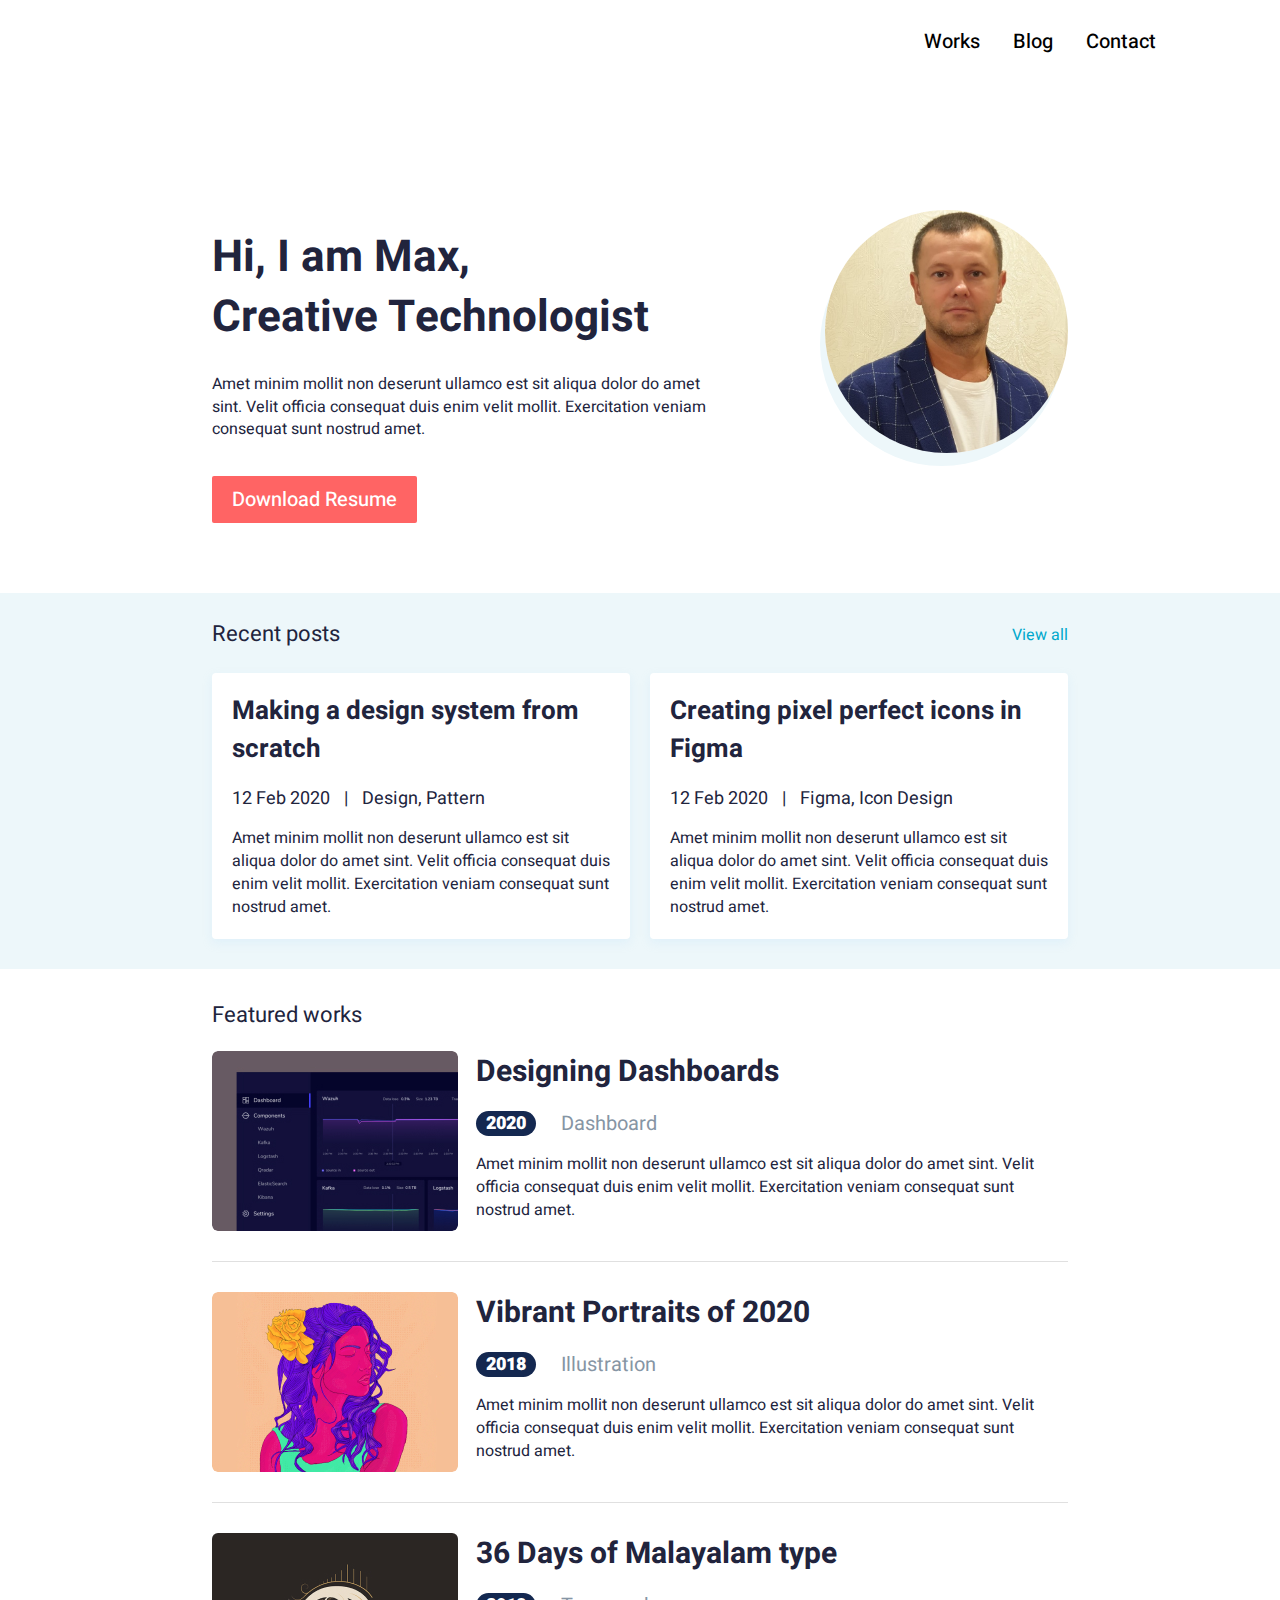
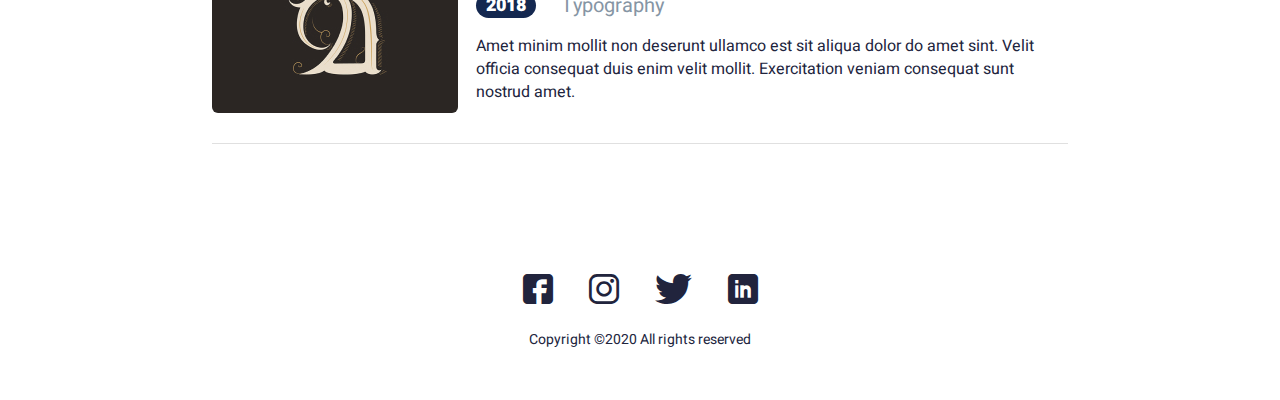
<file: index.html>
<!DOCTYPE html>
<html lang="en">
<head>
	<meta charset="UTF-8">
	<meta http-equiv="X-UA-Compatible" content="IE=edge">
	<meta name="viewport" content="width=device-width, initial-scale=1.0">
	<title>HomePage</title>
	<link rel="stylesheet" href="./style/style.css">
</head>
<body>
	<div class="wrapper">
		<header>
			<div class="header">
				<div class="header__content">
					<div class="header__menu menu">
						<div class="menu__icon icon-menu">
							<span></span>
							<span></span>
							<span></span>
						</div>
						<nav class="menu__body">
							<ul class="menu__list">
								<li><a href="./works/index.html" class="menu__link">Works</a></li>
								<li><a href="./blog/index.html" class="menu__link">Blog</a></li>
								<li><a href="./index.html" class="menu__link">Contact</a></li>
							</ul>
						</nav>
					</div>
				</div>
			</div>
		</header>
		<main>
			<div class="page">
				<section class="hello">
					<div class="hello__container container">
						<div class="hello__content">
							<h1 class="hello__title title">Hi, I am Max, <br> Creative Technologist</h1>
							<div class="hello__text text">
								Amet minim mollit non deserunt ullamco est sit aliqua dolor do amet sint. Velit officia consequat duis enim velit mollit. Exercitation veniam consequat sunt nostrud amet.
							</div>
							<a href="/" class="hello__btn btn">Download Resume</a>
						</div>
						<div class="hello__avatar">
							<picture>
								<img src="./img/avatar.jpg" alt="avatar">
							</picture>
						</div>
					</div>
				</section>
				<section class="recent-posts">
					<div class="recent-posts__container container">
						<div class="recent-posts__header">
							<div class="recent-posts__title title-posts">
								Recent posts
							</div>
							<a href="/" class="recent-posts__view-all">View all</a>
						</div>
						<div class="recent-posts__items">
							<div class="recent-posts__column">
								<article class="recent-posts__item recent-post">
									<a href="" class="recent-post__title">
										Making a design system from scratch
									</a>
									<div class="recent-post__info">
										12 Feb 2020 <span>|</span> Design, Pattern
									</div>
									<div class="recent-post__text text">
										Amet minim mollit non deserunt ullamco est sit aliqua dolor do amet sint. Velit officia consequat duis enim velit mollit. Exercitation veniam consequat sunt nostrud amet.
									</div>
								</article>
							</div>
							<div class="recent-posts__column">
								<article class="recent-posts__item recent-post">
									<a href="" class="recent-post__title">
										Creating pixel perfect icons in Figma
									</a>
									<div class="recent-post__info">
										12 Feb 2020 <span>|</span> Figma, Icon Design
									</div>
									<div class="recent-post__text text">
										Amet minim mollit non deserunt ullamco est sit aliqua dolor do amet sint. Velit officia consequat duis enim velit mollit. Exercitation veniam consequat sunt nostrud amet.
									</div>
								</article>
							</div>
						</div>
					</div>
				</section>
				<section class="featured-works">
					<div class="featured-works__container container">
						<div class="featured-works__title title-posts">
							Featured works
						</div>
						<div class="featured-works__items works">
							<article class="works__item">
								<a href="./article/index.html" class="works__image ibg">
									<img src="./img/works/01.jpg" alt="Work #1">
								</a>
								<div class="works__body">
									<a href="./article/index.html" class="works__title">
										Designing Dashboards
									</a>
									<div class="works__info">
										<div class="works__year">
											2020
										</div>
										<div class="works__category">
											Dashboard
										</div>
									</div>
									<div class="works__text text">
										Amet minim mollit non deserunt ullamco est sit aliqua dolor do amet sint. Velit officia consequat duis enim velit mollit. Exercitation veniam consequat sunt nostrud amet.
									</div>
								</div>
							</article>
							<article class="works__item">
								<a href="" class="works__image ibg">
									<img src="./img/works/02.jpg" alt="Work #2">
								</a>
								<div class="works__body">
									<a href="" class="works__title">
										Vibrant Portraits of 2020
									</a>
									<div class="works__info">
										<div class="works__year">
											2018
										</div>
										<div class="works__category">
											Illustration
										</div>
									</div>
									<div class="works__text text">
										Amet minim mollit non deserunt ullamco est sit aliqua dolor do amet sint. Velit officia consequat duis enim velit mollit. Exercitation veniam consequat sunt nostrud amet.
									</div>
								</div>
							</article>
							<article class="works__item ">
								<a href="" class="works__image ibg">
									<img src="./img/works/03.jpg" alt="Work #3">
								</a>
								<div class="works__body">
									<a href="" class="works__title">
										36 Days of Malayalam type
									</a>
									<div class="works__info">
										<div class="works__year">
											2018
										</div>
										<div class="works__category">
											Typography
										</div>
									</div>
									<div class="works__text text">
										Amet minim mollit non deserunt ullamco est sit aliqua dolor do amet sint. Velit officia consequat duis enim velit mollit. Exercitation veniam consequat sunt nostrud amet.
									</div>
								</div>
							</article>
						</div>
					</div>
				</section>
			</div>
		</main>
		<footer class="footer">
			<div class="footer__content container">
				<div class="footer__social social">
					<a href="" class="social__item icon-fb"></a>
					<a href="" class="social__item icon-insta"></a>
					<a href="" class="social__item icon-twitter"></a>
					<a href="" class="social__item icon-linkedin"></a>
				</div>
				<div class="footer__copy">
					Copyright ©2020 All rights reserved
				</div>
			</div>
		</footer>
	</div>
	<script src="./js/scripts.js"></script>
</body>
</html>
</file>
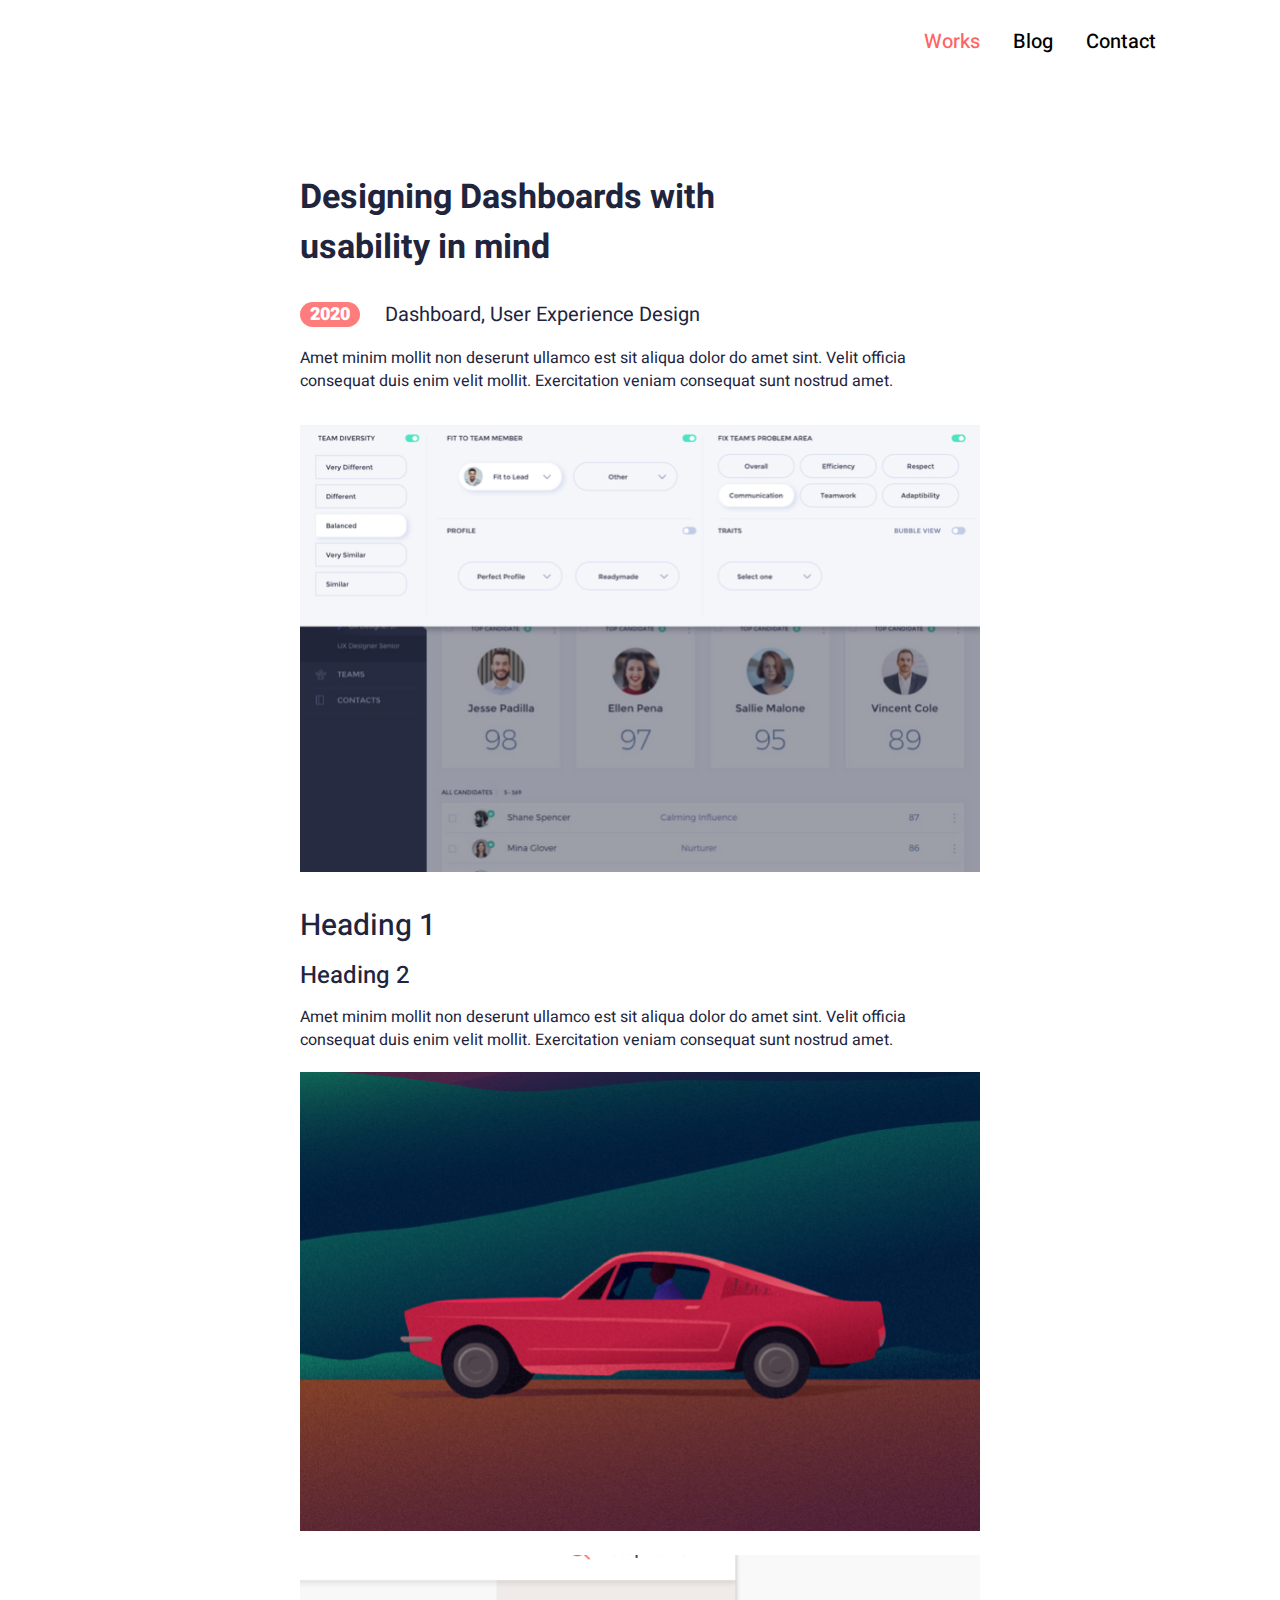
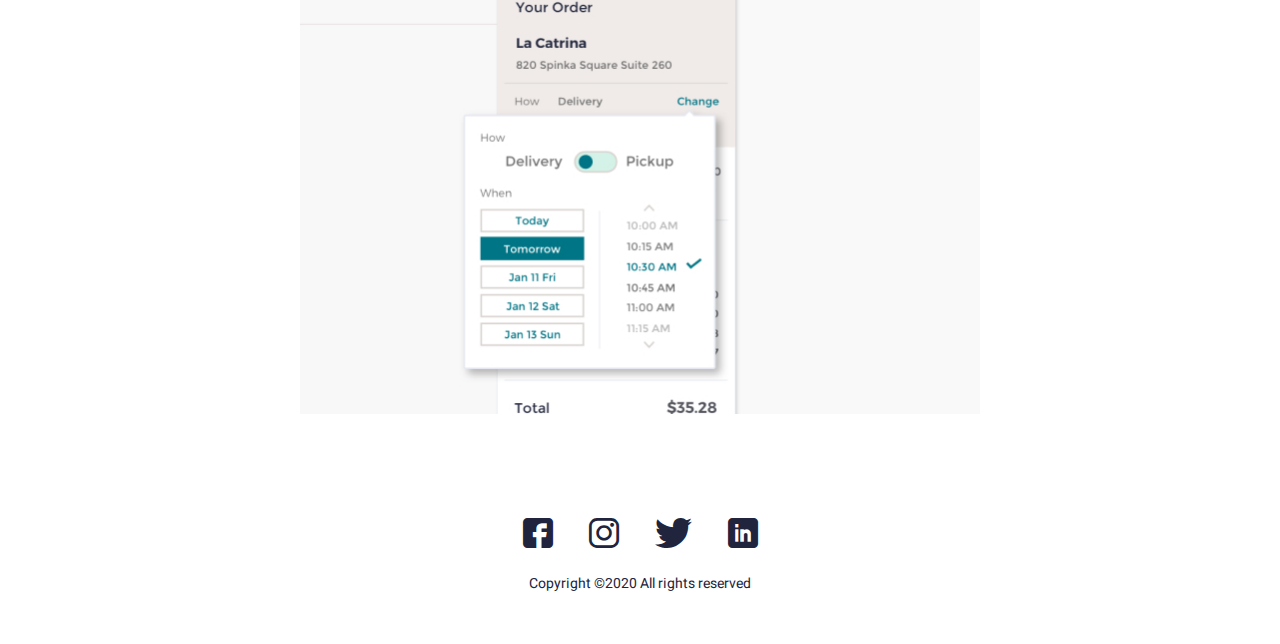
<file: article/index.html>
<!DOCTYPE html>
<html lang="en">
<head>
	<meta charset="UTF-8">
	<meta http-equiv="X-UA-Compatible" content="IE=edge">
	<meta name="viewport" content="width=device-width, initial-scale=1.0">
	<title>Article</title>
	<link rel="stylesheet" href="../style/style.css">
</head>
<body>
	<div class="wrapper">
		<header>
			<div class="header">
				<div class="header__content">
					<div class="header__menu menu">
						<div class="menu__icon icon-menu">
							<span></span>
							<span></span>
							<span></span>
						</div>
						<nav class="menu__body">
							<ul class="menu__list">
								<li><a href="../works/index.html" class="menu__link color-red">Works</a></li>
								<li><a href="../blog/index.html" class="menu__link">Blog</a></li>
								<li><a href="../index.html" class="menu__link">Contact</a></li>
							</ul>
						</nav>
					</div>
				</div>
			</div>
		</header>
		<main>
			<div class="page">
				<div class="article">
					<h1 class="article__title">Designing Dashboards with usability in mind</h1>
					<div class="article__info">
						<div class="article__year">
							2020
						</div>
						<div class="article__category">
							Dashboard, User Experience Design
						</div>
					</div>
					<div class="article__text">
						<p>
						Amet minim mollit non deserunt ullamco est sit aliqua dolor do amet sint. Velit officia consequat duis enim velit mollit. Exercitation veniam consequat sunt nostrud amet.
						</p>
						<img src="../img/article/01.jpg" alt="">
						<h2>Heading 1</h2>
						<h3>Heading 2</h3>
						<p>
							Amet minim mollit non deserunt ullamco est sit aliqua dolor do amet sint. Velit officia consequat duis enim velit mollit. Exercitation veniam consequat sunt nostrud amet.
						</p>
							<img src="../img/article/02.jpg" alt="">
							<img src="../img/article/03.jpg" alt="">
					</div>
				</div>
			</div>
		</main>
		<footer class="footer">
			<div class="footer__content container">
				<div class="footer__social social">
					<a href="" class="social__item icon-fb"></a>
					<a href="" class="social__item icon-insta"></a>
					<a href="" class="social__item icon-twitter"></a>
					<a href="" class="social__item icon-linkedin"></a>
				</div>
				<div class="footer__copy">
					Copyright ©2020 All rights reserved
				</div>
			</div>
		</footer>
	</div>
	<script src="../js/scripts.js"></script>
</body>
</html>
</file>
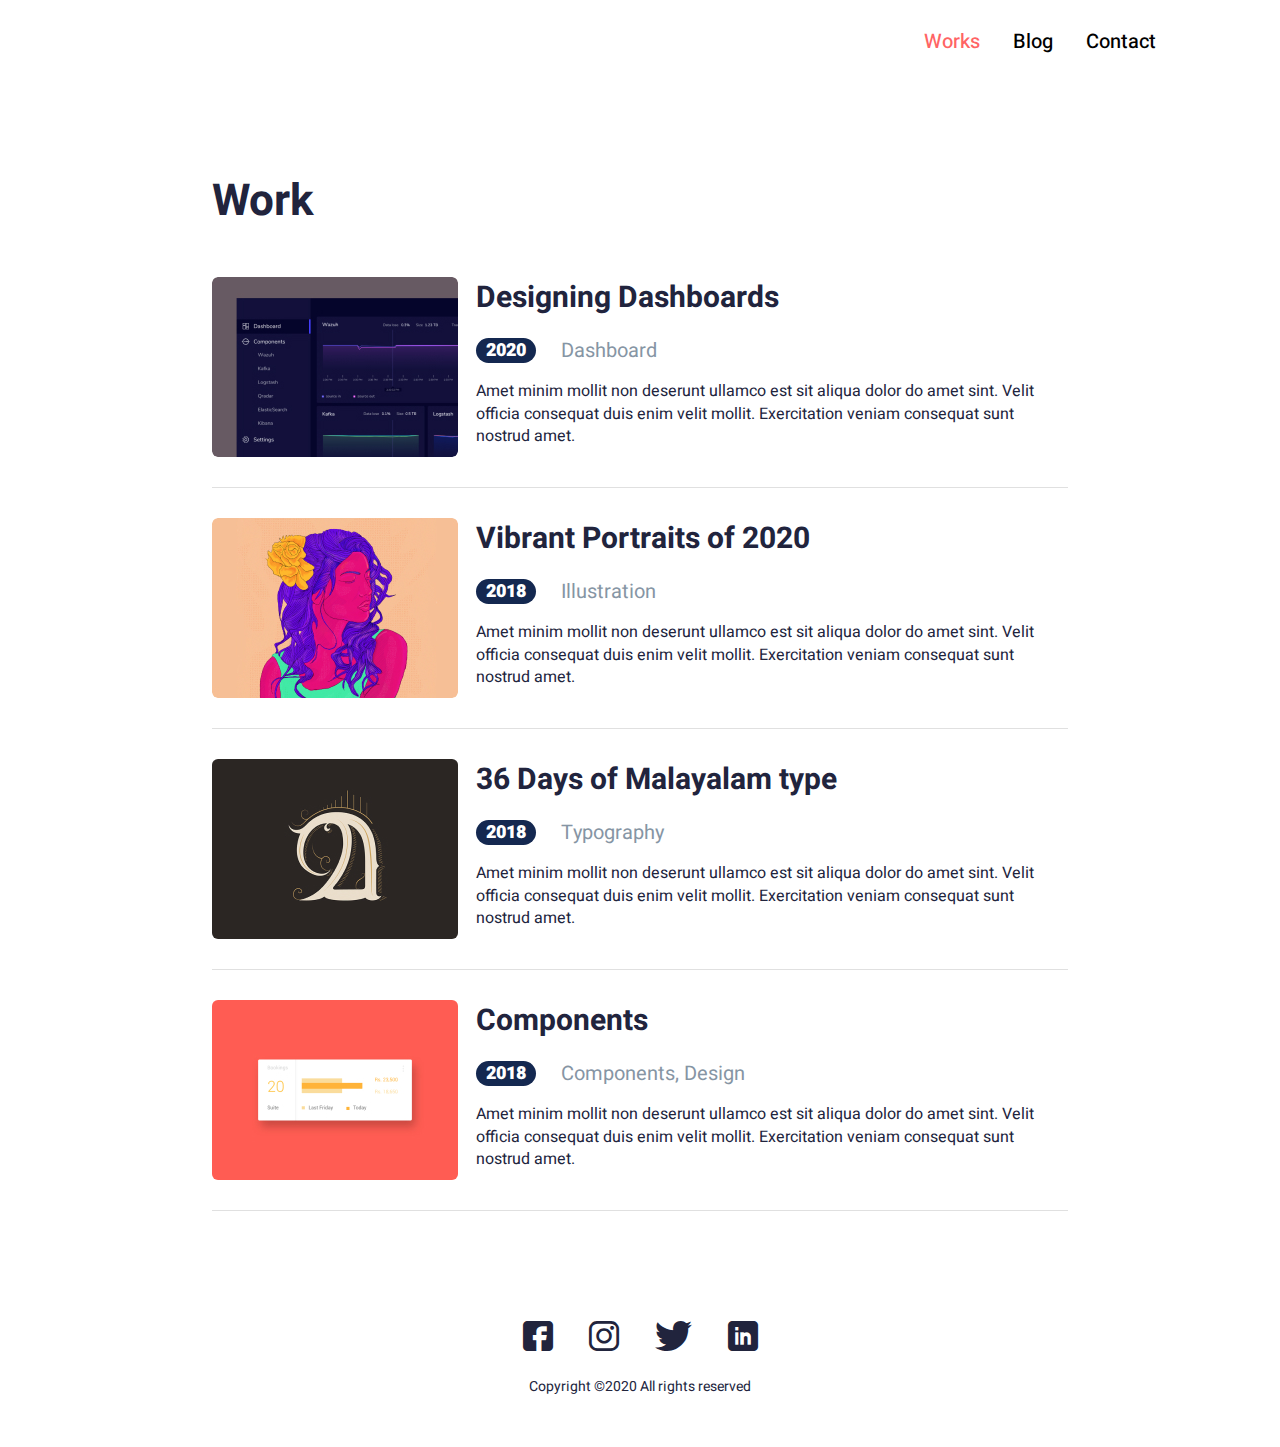
<file: works/index.html>
<!DOCTYPE html>
<html lang="en">
<head>
	<meta charset="UTF-8">
	<meta http-equiv="X-UA-Compatible" content="IE=edge">
	<meta name="viewport" content="width=device-width, initial-scale=1.0">
	<title>Works</title>
	<link rel="stylesheet" href="../style/style.css">
</head>
<body>
	<div class="wrapper">
		<header>
			<div class="header">
				<div class="header__content">
					<div class="header__menu menu">
						<div class="menu__icon icon-menu">
							<span></span>
							<span></span>
							<span></span>
						</div>
						<nav class="menu__body">
							<ul class="menu__list">
								<li><a href="../works/index.html" class="menu__link color-red">Works</a></li>
								<li><a href="../blog/index.html" class="menu__link">Blog</a></li>
								<li><a href="../index.html" class="menu__link">Contact</a></li>
							</ul>
						</nav>
					</div>
				</div>
			</div>
		</header>
		<main>
			<div class="page">
				<div class="works page__container container">
					<h1 class="works__main-title title">Work</h1>
					<div class="works__items">
						<article class="works__item">
							<a href="../article/index.html" class="works__image ibg">
								<img src="../img/works/01.jpg" alt="Work #1">
							</a>
							<div class="works__body">
								<a href="../article/index.html" class="works__title">
									Designing Dashboards
								</a>
								<div class="works__info">
									<div class="works__year">
										2020
									</div>
									<div class="works__category">
										Dashboard
									</div>
								</div>
								<div class="works__text text">
									Amet minim mollit non deserunt ullamco est sit aliqua dolor do amet sint. Velit officia consequat duis enim velit mollit. Exercitation veniam consequat sunt nostrud amet.
								</div>
							</div>
						</article>
						<article class="works__item">
							<a href="" class="works__image ibg">
								<img src="../img/works/02.jpg" alt="Work #2">
							</a>
							<div class="works__body">
								<a href="" class="works__title">
									Vibrant Portraits of 2020
								</a>
								<div class="works__info">
									<div class="works__year">
										2018
									</div>
									<div class="works__category">
										Illustration
									</div>
								</div>
								<div class="works__text text">
									Amet minim mollit non deserunt ullamco est sit aliqua dolor do amet sint. Velit officia consequat duis enim velit mollit. Exercitation veniam consequat sunt nostrud amet.
								</div>
							</div>
						</article>
						<article class="works__item ">
							<a href="" class="works__image ibg">
								<img src="../img/works/03.jpg" alt="Work #3">
							</a>
							<div class="works__body">
								<a href="" class="works__title">
									36 Days of Malayalam type
								</a>
								<div class="works__info">
									<div class="works__year">
										2018
									</div>
									<div class="works__category">
										Typography
									</div>
								</div>
								<div class="works__text text">
									Amet minim mollit non deserunt ullamco est sit aliqua dolor do amet sint. Velit officia consequat duis enim velit mollit. Exercitation veniam consequat sunt nostrud amet.
								</div>
							</div>
						</article>
						<article class="works__item ">
							<a href="" class="works__image ibg">
								<img src="../img/works/04.jpg" alt="Work #3">
							</a>
							<div class="works__body">
								<a href="" class="works__title">
									Components
								</a>
								<div class="works__info">
									<div class="works__year">
										2018
									</div>
									<div class="works__category">
										Components, Design
									</div>
								</div>
								<div class="works__text text">
									Amet minim mollit non deserunt ullamco est sit aliqua dolor do amet sint. Velit officia consequat duis enim velit mollit. Exercitation veniam consequat sunt nostrud amet.
								</div>
							</div>
						</article>
					</div>
				</div>
			</div>
			
		</main>
		<footer class="footer">
			<div class="footer__content container">
				<div class="footer__social social">
					<a href="" class="social__item icon-fb"></a>
					<a href="" class="social__item icon-insta"></a>
					<a href="" class="social__item icon-twitter"></a>
					<a href="" class="social__item icon-linkedin"></a>
				</div>
				<div class="footer__copy">
					Copyright ©2020 All rights reserved
				</div>
			</div>
		</footer>
	</div>
	<script src="../js/scripts.js"></script>
</body>
</html>
</file>
<file: style/style.css>
@import url("https://fonts.googleapis.com/css2?family=Heebo:wght@400;500;700;900&display=swap");
*, *::before, *::after {
  padding: 0;
  margin: 0;
  border: 0;
  box-sizing: border-box;
}

* {
  margin: 0;
  padding: 0;
}

a {
  text-decoration: none;
}

ul, ol, li, p {
  list-style: none;
  margin-block-start: 0;
  margin-block-end: 0;
}

html, body {
  height: 100%;
}

main {
  flex-grow: 1;
}

.wrapper {
  width: 100%;
  min-height: 100%;
  overflow: hidden;
  display: flex;
  flex-direction: column;
}

@font-face {
  font-family: "icomoon";
  src: url("../fonts/icomoon.ttf?vlah78") format("truetype"), url("../fonts/icomoon.woff?vlah78") format("woff"), url("../fonts/icomoon.svg?vlah78#icomoon") format("svg");
  font-weight: normal;
  font-style: normal;
  font-display: block;
}
[class^=icon-], [class*=" icon-"] {
  /* use !important to prevent issues with browser extensions that change fonts */
  font-family: "icomoon" !important;
  speak: never;
  font-style: normal;
  font-weight: normal;
  font-variant: normal;
  text-transform: none;
  line-height: 1;
  /* Better Font Rendering =========== */
  -webkit-font-smoothing: antialiased;
  -moz-osx-font-smoothing: grayscale;
}

.icon-fb:before {
  content: "\e900";
}

.icon-insta:before {
  content: "\e901";
}

.icon-linkedin:before {
  content: "\e902";
}

.icon-twitter:before {
  content: "\e903";
}

:root {
  font-size: 10px;
  color: #21243d;
  font-family: "Heebo", sans-serif;
}

.page {
  flex: 1 1 auto;
  padding: 90px 0 0 0;
}
@media (max-width: 767.98px) {
  .page {
    padding: 30px 0 0 0;
  }
}

.title {
  font-size: 4.4rem;
  font-weight: 700;
  line-height: 136.3636363636%;
}
@media (max-width: 767.98px) {
  .title {
    font-size: 3.2rem;
  }
}

.text, .article__text p {
  font-size: 1.6rem;
  line-height: 143.75%;
}

.title-posts {
  font-size: 2.2rem;
}
@media (max-width: 767.98px) {
  .title-posts {
    text-align: center;
    font-size: 1.8rem;
  }
}

.ibg {
  position: relative;
}
.ibg img {
  position: absolute;
  width: 100%;
  height: 100%;
  top: 0;
  left: 0;
  object-fit: cover;
}

.color-red {
  color: #ff6464 !important;
}

.container {
  max-width: 856px;
  margin: 0 auto;
}
@media (max-width: 868px) {
  .container {
    max-width: 750px;
  }
}
@media (max-width: 991.98px) {
  .container {
    max-width: none;
    padding: 0 10px;
  }
}

.header {
  position: relative;
  z-index: 100;
}
.header__content {
  max-width: 1052px;
  padding: 0px 10px;
  margin: 0 auto;
}
.header__menu {
  padding: 10px 0;
  height: 82px;
  align-items: center;
  display: flex;
  justify-content: end;
}
@media (max-width: 767.98px) {
  .header__menu {
    height: 50px;
  }
}

.icon-menu {
  display: none;
}
@media (max-width: 767.98px) {
  .icon-menu {
    display: block;
    position: relative;
    width: 30px;
    height: 18px;
    cursor: pointer;
    z-index: 5;
  }
  .icon-menu span {
    transition: all 0.2s ease 0s;
    top: calc(50% - 1px);
    left: 0px;
    position: absolute;
    width: 100%;
    height: 2px;
    background-color: #000;
  }
  .icon-menu span:first-child {
    top: 0px;
  }
  .icon-menu span:last-child {
    top: auto;
    bottom: 0px;
  }
  .icon-menu.active {
    position: fixed;
  }
  .icon-menu.active span {
    transform: scale(0);
  }
  .icon-menu.active span:first-child {
    transform: rotate(-45deg);
    top: calc(50% - 1px);
  }
  .icon-menu.active span:last-child {
    transform: rotate(45deg);
    top: calc(50% - 1px);
  }
}

@media (max-width: 767.98px) {
  .menu__body {
    transform: translate(0px, -100%);
    transition: transform 0.3s ease 0.3s;
    position: fixed;
    width: 100%;
    height: 100%;
    top: 0;
    left: 0;
    overflow: auto;
    padding: 70px 10px 30px 10px;
    background-color: rgba(255, 255, 255, 0.9);
  }
  .menu__body.active {
    transform: translate(0px, 0%);
  }
}
.menu__list li {
  margin: 0px 0px 30px 0px;
}
.menu__list li:last-child {
  margin: 0px 0px 0px 0px;
}
@media (min-width: 767.98px) {
  .menu__list {
    display: flex;
  }
  .menu__list li {
    margin: 0px 33px 0px 0px;
  }
}
.menu__link {
  font-size: 2rem;
  font-weight: 500;
  color: #000;
  transition: color 0.3s ease-in-out 0.3s;
}
@media (min-width: 991.98px) {
  .menu__link:hover {
    color: #FF6464;
  }
}
@media (max-width: 767.98px) {
  .menu__link {
    font-size: 4rem;
    display: block;
    text-align: center;
  }
}

.hello {
  padding: 38px 0 70px 0;
}
@media (max-width: 868px) {
  .hello {
    padding: 0px 0 70px 0;
  }
}
@media (max-width: 767.98px) {
  .hello {
    padding: 0px 0 60px 0;
  }
}
.hello__container {
  display: flex;
}
@media (max-width: 767.98px) {
  .hello__container {
    flex-direction: column-reverse;
    align-items: center;
    text-align: center;
  }
}
.hello__content {
  align-items: flex-start;
  padding: 18px 110px 0 0;
  flex: 1 1 auto;
}
.hello__content *:last-child {
  margin-bottom: 0;
}
@media (max-width: 868px) {
  .hello__content {
    padding: 18px 50px 0 0;
  }
}
@media (max-width: 767.98px) {
  .hello__content {
    padding: 0 0 0 0;
  }
}
.hello__title {
  margin: 0px 0px 25px 0px;
}
@media (max-width: 767.98px) {
  .hello__title {
    margin: 0 0 20px 0;
  }
}
.hello__text {
  margin: 0px 0px 35px 0px;
}
@media (max-width: 767.98px) {
  .hello__text {
    padding: 0 15px;
    margin: 0 0 25px 0;
  }
}
.hello__btn {
  margin: 0 0 25px 0;
}
@media (max-width: 767.98px) {
  .hello__btn {
    margin: 0 0 20px 0;
  }
}
.hello__avatar {
  flex: 0 0 243px;
  height: 243px;
  position: relative;
  border-radius: 50%;
  overflow: hidden;
  box-shadow: -5px 13px 0 0 #EDF7FA;
}
.hello__avatar img {
  max-width: 100%;
}
@media (max-width: 767.98px) {
  .hello__avatar {
    flex: 0 0 170px;
    width: 170px;
    height: 170px;
    margin: 0 0 40px 0;
    box-shadow: -3px 9px 0 0 #EDF7FA;
  }
}

.btn {
  background-color: #ff6464;
  font-weight: 500;
  font-size: 2rem;
  line-height: 145%;
  color: #fff;
  border-radius: 2px;
  height: 47px;
  display: inline-flex;
  justify-content: center;
  align-items: center;
  padding: 0 20px;
  transition: background-color 0.3s ease 0s;
}
@media (min-width: 992px) {
  .btn:hover {
    background-color: #bb4949;
  }
}

.recent-posts {
  background: #EDF7FA;
  padding: 25px 0 13px 0;
}
@media (max-width: 767.98px) {
  .recent-posts {
    padding: 25px 0 23px 0;
  }
}
.recent-posts__header {
  display: flex;
  margin: 0 0 20px 0;
}
.recent-posts__title {
  padding: 0 20px 0 0;
  flex: 1 1 auto;
}
.recent-posts__view-all {
  flex: 0 0 auto;
  font-size: 1.6rem;
  line-height: 218.75%;
  color: #00A8CC;
}
@media (max-width: 767.98px) {
  .recent-posts__view-all {
    display: none;
  }
}
.recent-posts__items {
  margin: 0 -10px;
}
@media (min-width: 767.98px) {
  .recent-posts__items {
    display: flex;
  }
}
.recent-posts__column {
  flex: 0 1 50%;
  padding: 0 10px;
  margin: 0 0 17px 0;
}
.recent-post {
  height: 100%;
  background: #fff;
  box-shadow: 0px 4px 10px rgba(187, 225, 250, 0.25);
  border-radius: 4px;
  padding: 20px;
}
@media (max-width: 767.98px) {
  .recent-post {
    padding: 15px;
  }
}
.recent-post *:last-child {
  margin-bottom: 0;
}
.recent-post__title {
  display: inline-block;
  color: inherit;
  font-size: 2.6rem;
  font-weight: 700;
  line-height: 146.1538461538%;
  transition: color 0.2s ease-in-out 0.2s;
  margin: 0 0 17px 0;
}
@media (min-width: 991.98px) {
  .recent-post__title:hover {
    color: #ff6464;
  }
}
@media (max-width: 767.98px) {
  .recent-post__title {
    font-size: 2.2rem;
    margin: 0 0 10px 0;
  }
}
.recent-post__info {
  margin: 0 0 15px 0;
  font-size: 1.8rem;
  line-height: 144.4444444444%;
}
.recent-post__info span {
  margin: 0 10px;
}
@media (max-width: 767.98px) {
  .recent-post__info {
    font-size: 1.6rem;
    margin: 0 0 10px 0;
  }
}
.recent-post__text {
  margin: 0 0 15px 0;
}

.featured-works {
  padding: 30px 0px 80px 0px;
}
@media (max-width: 767.98px) {
  .featured-works {
    padding: 30px 0px 30px 0px;
  }
}
.featured-works__title {
  margin: 0px 0px 20px 0px;
}
@media (max-width: 767.98px) {
  .featured-works__items {
    display: flex;
    overflow: auto;
  }
  .featured-works__items .works__item {
    flex: 0 0 90%;
    margin: 0px 15px 0px 0px;
  }
}

.works__main-title {
  margin: 0px 0px 45px 0px;
}
@media (max-width: 767.98px) {
  .works {
    margin: 0px 0px 20px 0px;
  }
}
.works__items {
  padding: 0px 0px 60px 0px;
}
@media (max-width: 767.98px) {
  .works__items {
    padding: 0px 0px 30px 0px;
  }
}
.works__item {
  padding: 0px 0px 30px 0px;
  margin: 0px 0px 30px 0px;
  border-bottom: 1px solid #E0E0E0;
}
.works__item:last-child {
  margin-bottom: 0;
}
@media (min-width: 767.98px) {
  .works__item {
    display: flex;
    align-items: flex-start;
  }
}
.works__image {
  flex: 0 0 246px;
  display: block;
  border-radius: 6px;
  min-height: 180px;
  overflow: hidden;
}
@media (max-width: 767.98px) {
  .works__image {
    margin: 0px 0px 17px 0px;
    padding: 0px 0px 60% 0px;
  }
}
.works__body {
  flex: 1 1 auto;
}
@media (min-width: 767.98px) {
  .works__body {
    padding: 0px 0px 0px 18px;
  }
}
.works__title {
  color: inherit;
  display: inline-block;
  font-size: 3rem;
  font-weight: 700;
  line-height: 146.6666666667%;
  margin: 0px 0px 15px 0px;
  transition: color 0.2s ease-in-out 0.2s;
}
@media (max-width: 767.98px) {
  .works__title {
    font-size: 2.4rem;
  }
}
@media (min-width: 991.98px) {
  .works__title:hover {
    color: #FF6464;
  }
}
.works__info {
  display: flex;
  align-items: center;
  margin: 0px 0px 15px 0px;
}
.works__year {
  background: #142850;
  border-radius: 16px;
  height: 25px;
  padding: 0 10px;
  display: inline-flex;
  justify-content: center;
  align-items: center;
  color: #fff;
  font-weight: 900;
  font-size: 1.8rem;
}
.works__category {
  color: #8695A4;
  font-size: 2rem;
  margin: 0px 0px 0px 25px;
}
.footer {
  text-align: center;
  padding: 50px 0;
}
@media (max-width: 767.98px) {
  .footer {
    padding: 30px 0;
  }
}
.footer__social {
  margin: 0px 0px 25px 0px;
}
.footer__copy {
  font-size: 1.4rem;
}

.social {
  display: flex;
  justify-content: center;
  align-items: center;
}
.social__item {
  margin: 0 18px;
  font-size: 3rem;
  color: inherit;
  transition: color 0.3s ease 0s;
}
@media (min-width: 991.98px) {
  .social__item:hover {
    color: #FF6464;
  }
}

.blog {
  padding-bottom: 50px;
}
@media (max-width: 767.98px) {
  .blog {
    padding-bottom: 30px;
  }
}
.blog__title {
  margin: 0px 0px 50px 0px;
}
@media (max-width: 767.98px) {
  .blog__title {
    margin: 0px 0px 2 0px 0px;
  }
}
.blog__article-name {
  font-size: 3rem;
  font-weight: 500;
  line-height: 146.6666666667%;
  margin: 0px 0px 10px 0px;
  transition: color 0.3s ease 0;
  color: inherit;
}
@media (min-width: 991.98px) {
  .blog__article-name:hover {
    color: #FF6464;
  }
}
@media (max-width: 767.98px) {
  .blog__article-name {
    font-size: 2.6rem;
  }
}
.blog__item {
  border-bottom: 1px solid #E0E0E0;
  padding: 0px 0px 30px 0px;
  margin: 0px 0px 30px 0px;
}
.blog__item:last-child {
  margin: 0;
}
@media (max-width: 767.98px) {
  .blog__item {
    padding: 0px 0px 25px 0px;
    margin: 0px 0px 25px 0px;
  }
}
.blog__info {
  display: flex;
  font-size: 2rem;
  margin: 0px 0px 10px 0px;
}
@media (max-width: 767.98px) {
  .blog__info {
    font-size: 1.6rem;
  }
}
.blog__separator {
  margin: 0 15px;
}
.blog__category {
  color: #8695A4;
}
.article {
  max-width: 700px;
  padding: 0 10px 30px;
  margin: 0 auto;
}
.article__title {
  font-size: 3.4rem;
  font-weight: 700;
  line-height: 147.0588235294%;
  margin: 0px 0px 30px 0px;
  max-width: 500px;
}
@media (max-width: 767.98px) {
  .article__title {
    font-size: 3rem;
    line-height: 117.6470588235%;
    max-width: 360px;
  }
}
.article__info {
  display: flex;
  margin: 0px 0px 20px 0px;
}
.article__year {
  background: #FF7C7C;
  border-radius: 16px;
  height: 25px;
  padding: 0 10px;
  font-size: 1.8rem;
  font-weight: 900;
  display: flex;
  justify-content: center;
  align-items: center;
  color: #fff;
}
.article__category {
  align-self: center;
  font-size: 2rem;
  line-height: 125%;
  margin: 0px 0px 0px 25px;
}
@media (max-width: 767.98px) {
  .article__category {
    font-size: 1.8rem;
  }
}
.article__text p {
  margin: 0px 0px 20px 0px;
}
.article__text img {
  max-width: 100%;
  margin: 0px 0px 20px 0px;
}
.article__text h2 {
  font-size: 3rem;
  font-weight: 500;
  line-height: 200%;
}
@media (max-width: 767.98px) {
  .article__text h2 {
    font-size: 2.6rem;
  }
}
.article__text h3 {
  font-size: 2.4rem;
  font-weight: 500;
  line-height: 166.6666666667%;
  margin: 0px 0px 10px 0px;
}
@media (max-width: 767.98px) {
  .article__text h3 {
    font-size: 2rem;
  }
}
</file>
